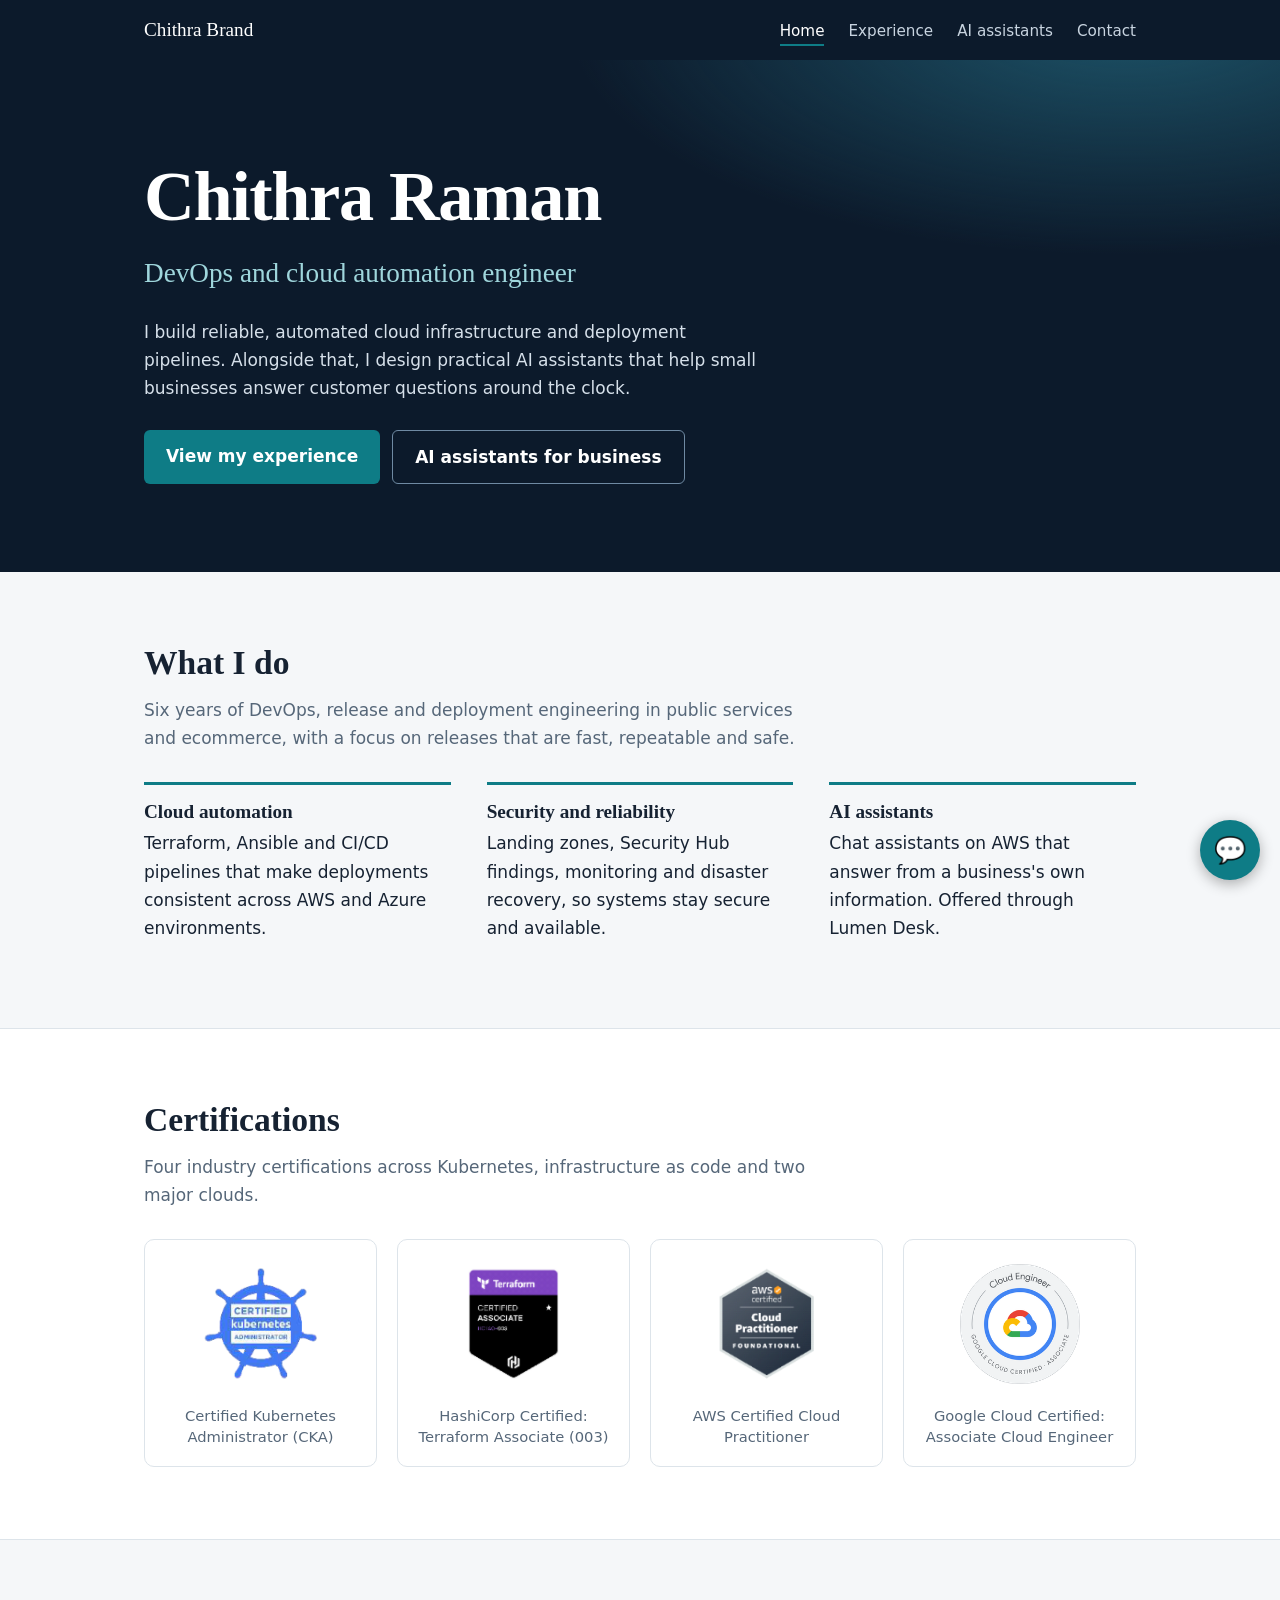
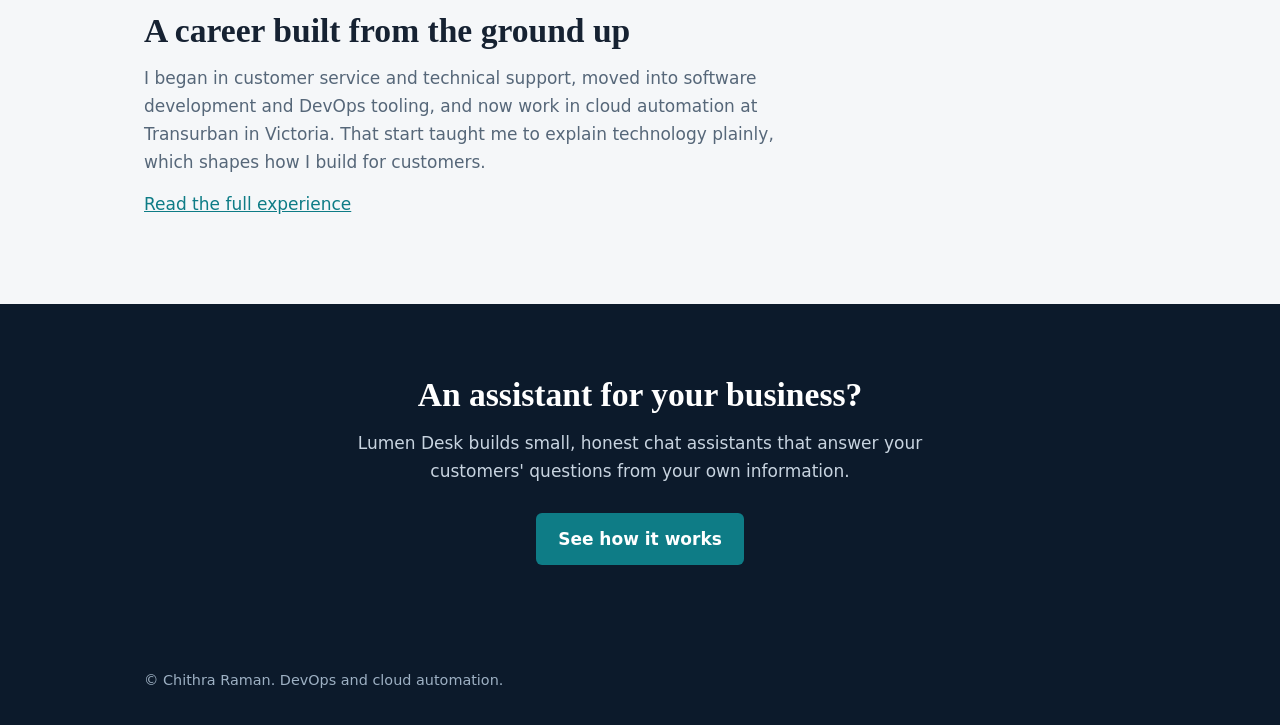
<file: index.html>
<!DOCTYPE html>
<html lang="en">
<head>
<meta charset="utf-8">
<meta name="viewport" content="width=device-width, initial-scale=1">
<title>Chithra Raman | DevOps and Cloud Automation Engineer</title>
<meta name="description" content="DevOps and cloud automation engineer with six years of experience, four certifications, and a practice building AI assistants for small businesses.">
<link rel="stylesheet" href="styles.css">
</head>
<body>
<nav class="nav"><div class="wrap">
  <a class="brand" href="index.html"><span>Chithra Brand</span></a>
  <ul>
    <li><a href="index.html" aria-current="page">Home</a></li>
    <li><a href="experience.html">Experience</a></li>
    <li><a href="assistants.html">AI assistants</a></li>
    <li><a href="contact.html">Contact</a></li>
  </ul>
</div></nav>

<header class="hero"><div class="wrap">
  <h1><span>Chithra Raman</span></h1>
  <p class="sub">DevOps and cloud automation engineer</p>
  <p>I build reliable, automated cloud infrastructure and deployment pipelines. Alongside that, I design practical AI assistants that help small businesses answer customer questions around the clock.</p>
  <div class="btns">
    <a class="btn" href="experience.html">View my experience</a>
    <a class="btn alt" href="assistants.html">AI assistants for business</a>
  </div>
</div></header>

<section>
  <div class="wrap">
    <h2>What I do</h2>
    <p class="lead">Six years of DevOps, release and deployment engineering in public services and ecommerce, with a focus on releases that are fast, repeatable and safe.</p>
    <div class="cols">
      <div><h3>Cloud automation</h3><p>Terraform, Ansible and CI/CD pipelines that make deployments consistent across AWS and Azure environments.</p></div>
      <div><h3>Security and reliability</h3><p>Landing zones, Security Hub findings, monitoring and disaster recovery, so systems stay secure and available.</p></div>
      <div><h3>AI assistants</h3><p>Chat assistants on AWS that answer from a business's own information. Offered through Lumen Desk.</p></div>
    </div>
  </div>
</section>

<section class="tint" id="certifications">
  <div class="wrap">
    <h2>Certifications</h2>
    <p class="lead">Four industry certifications across Kubernetes, infrastructure as code and two major clouds.</p>
    <div class="badges">
      <figure><img src="assets/cka.png" alt="Certified Kubernetes Administrator badge"><figcaption>Certified Kubernetes Administrator (CKA)</figcaption></figure>
      <figure><img src="assets/terraform.png" alt="HashiCorp Certified Terraform Associate badge"><figcaption>HashiCorp Certified: Terraform Associate (003)</figcaption></figure>
      <figure><img src="assets/aws-ccp.png" alt="AWS Certified Cloud Practitioner badge"><figcaption>AWS Certified Cloud Practitioner</figcaption></figure>
      <figure><img src="assets/gcp-ace.png" alt="Google Cloud Certified Associate Cloud Engineer badge"><figcaption>Google Cloud Certified: Associate Cloud Engineer</figcaption></figure>
    </div>
  </div>
</section>

<section>
  <div class="wrap">
    <h2>A career built from the ground up</h2>
    <p class="lead">I began in customer service and technical support, moved into software development and DevOps tooling, and now work in cloud automation at Transurban in Victoria. That start taught me to explain technology plainly, which shapes how I build for customers.</p>
    <p><a href="experience.html">Read the full experience</a></p>
  </div>
</section>

<section class="band">
  <div class="wrap">
    <h2>An assistant for your business?</h2>
    <p>Lumen Desk builds small, honest chat assistants that answer your customers' questions from your own information.</p>
    <div class="btns" style="justify-content:center"><a class="btn" href="assistants.html">See how it works</a></div>
  </div>
</section>

<footer><div class="wrap">&copy; <span>Chithra Raman</span>. DevOps and cloud automation.</div></footer>
<script src="assistant.js" defer></script>
</body>
</html>
</file>
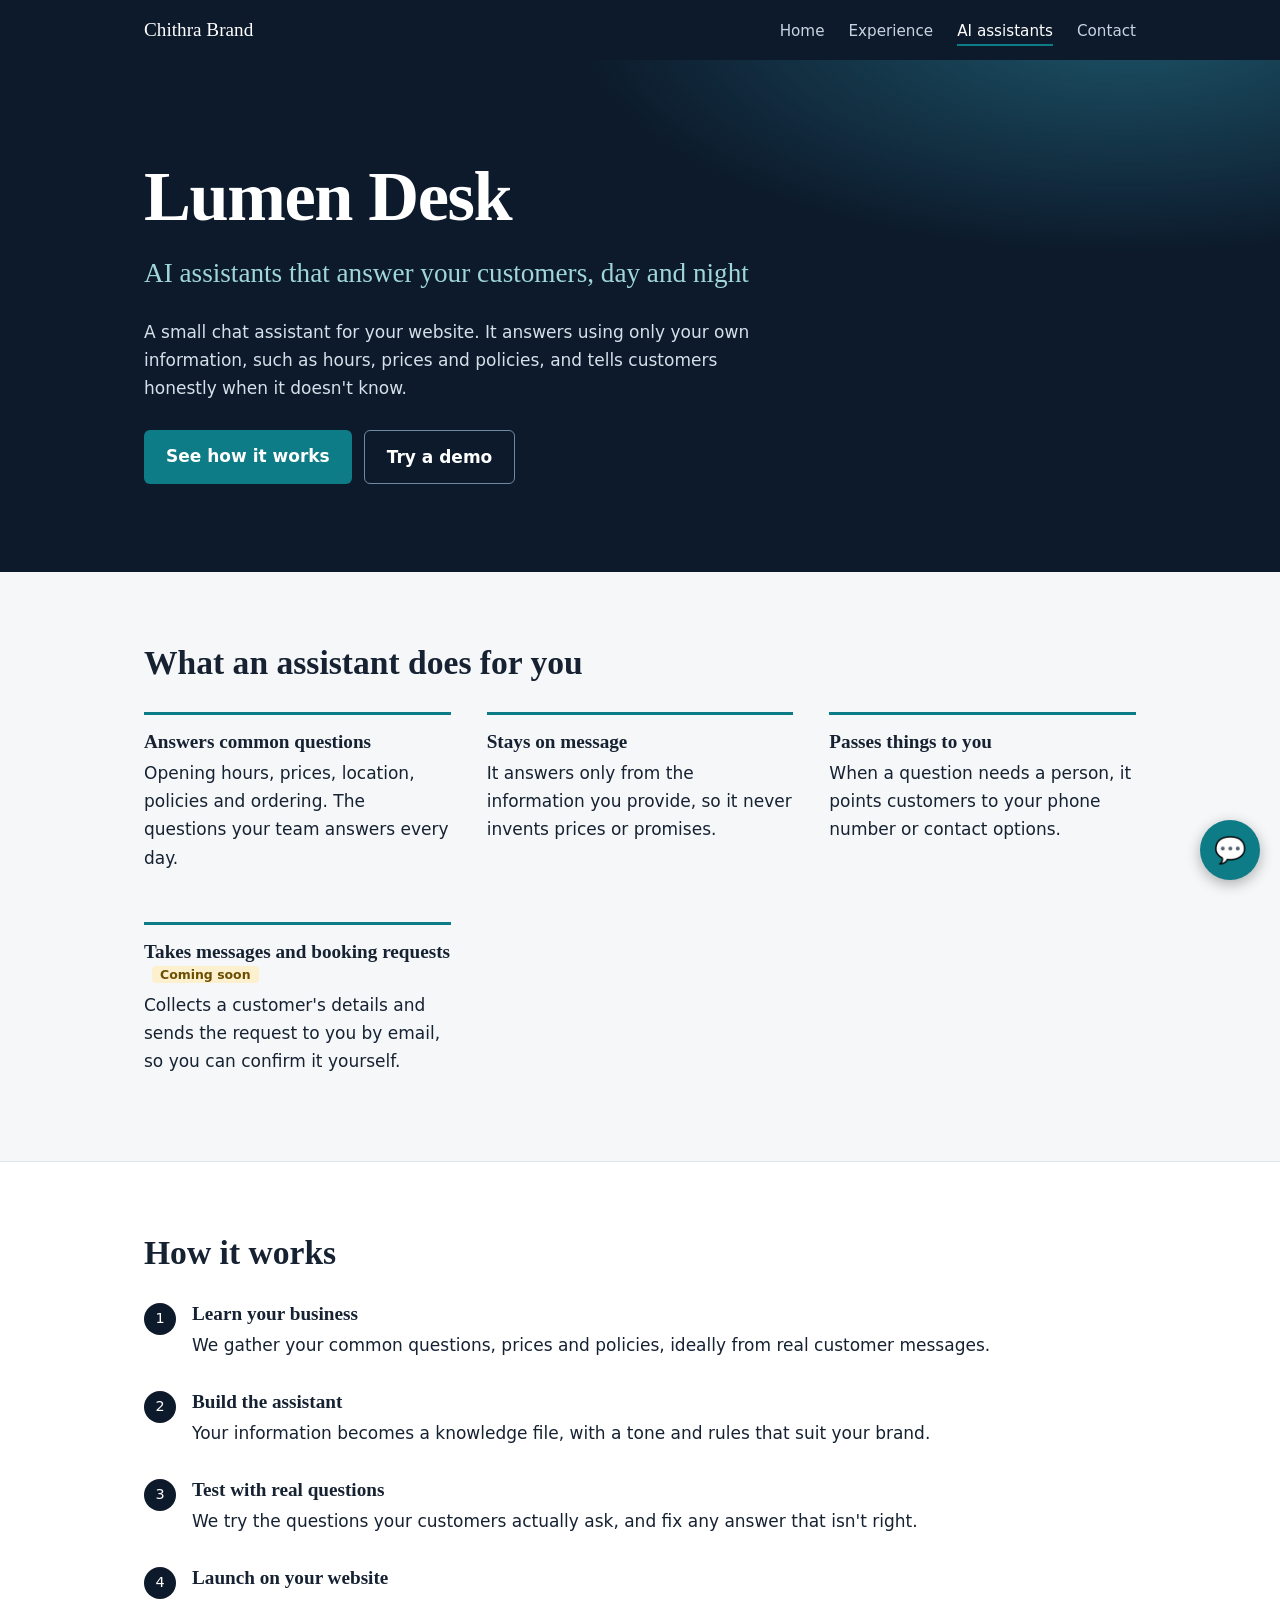
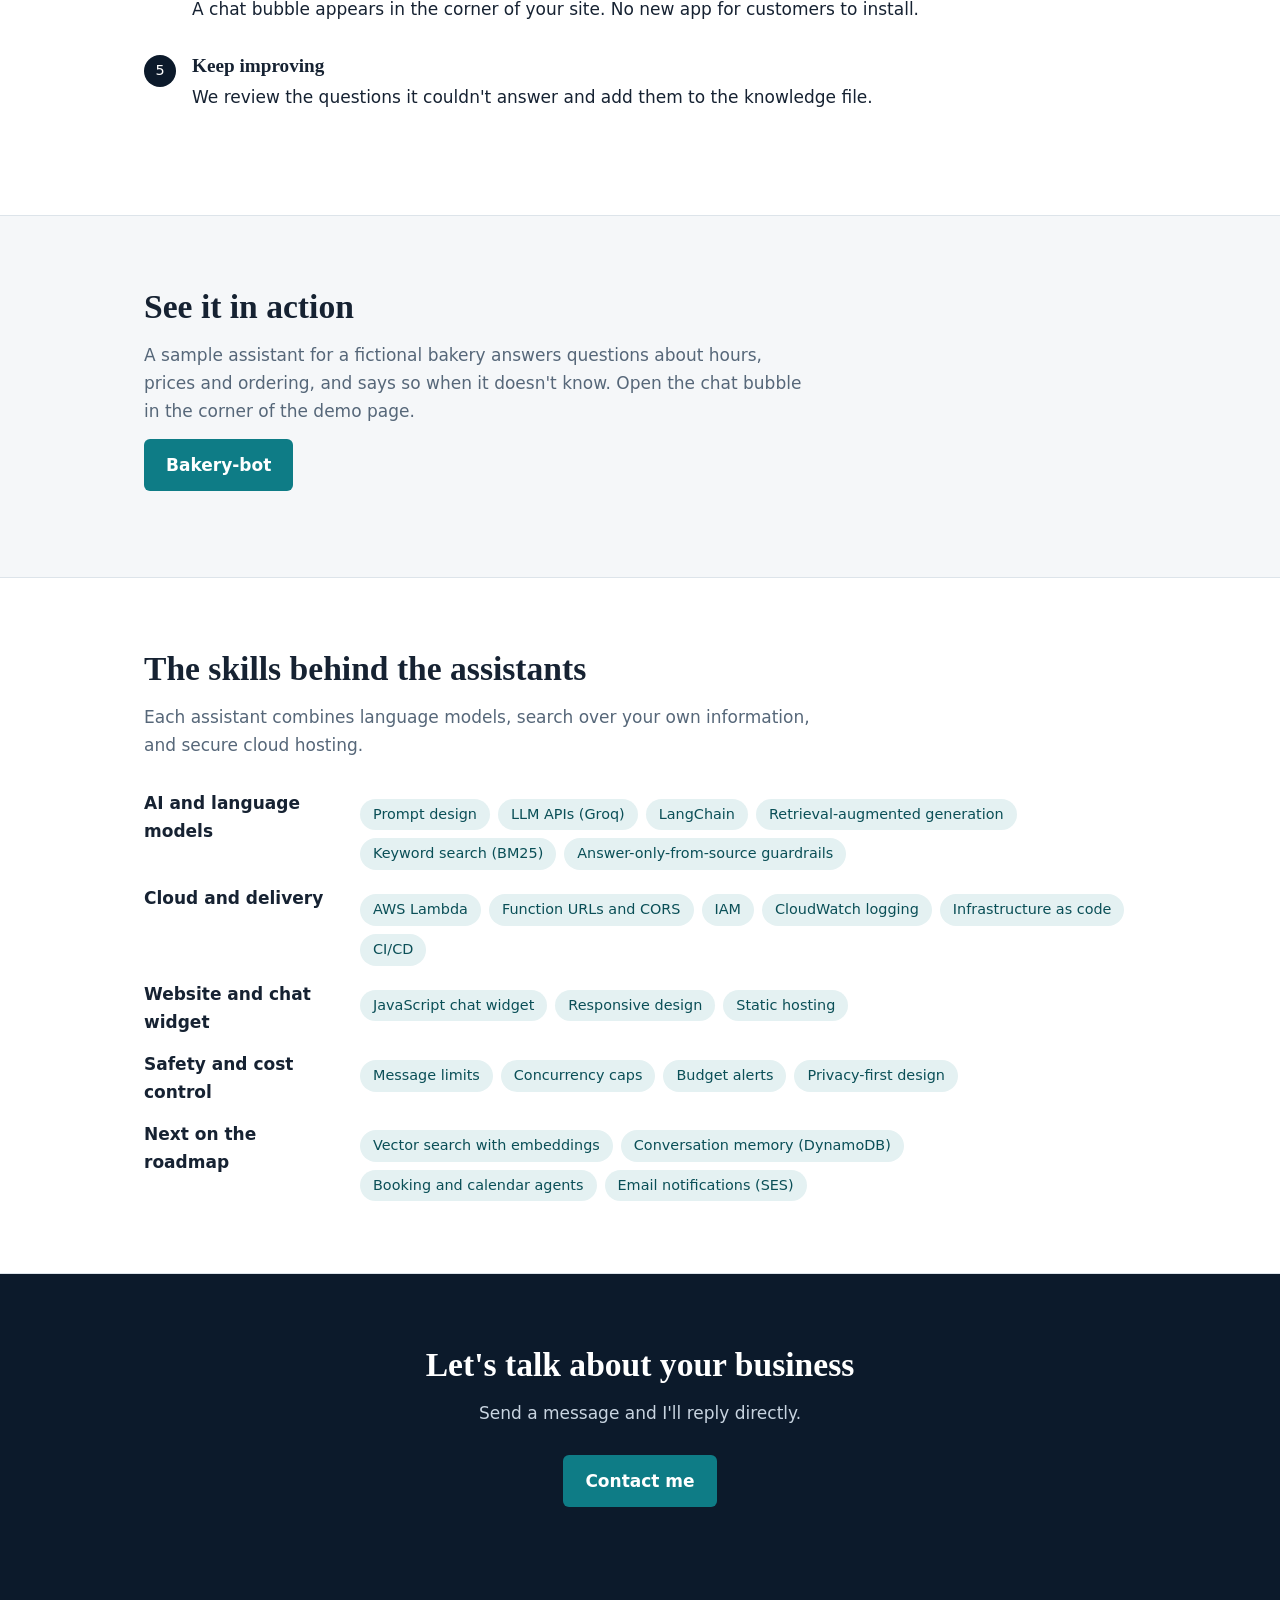
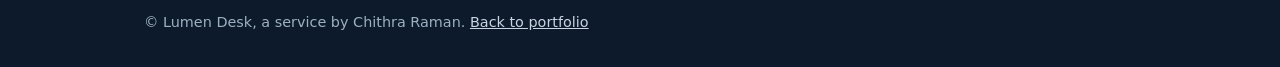
<file: assistants.html>
<!DOCTYPE html>
<html lang="en">
<head>
<meta charset="utf-8">
<meta name="viewport" content="width=device-width, initial-scale=1">
<title>Lumen Desk | AI assistants for small businesses</title>
<meta name="description" content="Lumen Desk builds small, honest chat assistants that answer customers' questions from your own information.">
<link rel="stylesheet" href="styles.css">
</head>
<body>
<nav class="nav"><div class="wrap">
  <a class="brand" href="index.html"><span>Chithra Brand</span></a>
  <ul>
    <li><a href="index.html">Home</a></li>
    <li><a href="experience.html">Experience</a></li>
    <li><a href="assistants.html" aria-current="page">AI assistants</a></li>
    <li><a href="contact.html">Contact</a></li>
  </ul>
</div></nav>

<header class="hero"><div class="wrap">
  <h1>Lumen Desk</h1>
  <p class="sub">AI assistants that answer your customers, day and night</p>
  <p>A small chat assistant for your website. It answers using only your own information, such as hours, prices and policies, and tells customers honestly when it doesn't know.</p>
  <div class="btns"><a class="btn" href="#how">See how it works</a><a class="btn alt" href="#demo">Try a demo</a></div>
</div></header>

<section>
  <div class="wrap">
    <h2>What an assistant does for you</h2>
    <div class="cols">
      <div><h3>Answers common questions</h3><p>Opening hours, prices, location, policies and ordering. The questions your team answers every day.</p></div>
      <div><h3>Stays on message</h3><p>It answers only from the information you provide, so it never invents prices or promises.</p></div>
      <div><h3>Passes things to you</h3><p>When a question needs a person, it points customers to your phone number or contact options.</p></div>
      <div><h3>Takes messages and booking requests <span class="soon">Coming soon</span></h3><p>Collects a customer's details and sends the request to you by email, so you can confirm it yourself.</p></div>
    </div>
  </div>
</section>

<section class="tint" id="how">
  <div class="wrap">
    <h2>How it works</h2>
    <ol class="steps">
      <li><h3>Learn your business</h3><p>We gather your common questions, prices and policies, ideally from real customer messages.</p></li>
      <li><h3>Build the assistant</h3><p>Your information becomes a knowledge file, with a tone and rules that suit your brand.</p></li>
      <li><h3>Test with real questions</h3><p>We try the questions your customers actually ask, and fix any answer that isn't right.</p></li>
      <li><h3>Launch on your website</h3><p>A chat bubble appears in the corner of your site. No new app for customers to install.</p></li>
      <li><h3>Keep improving</h3><p>We review the questions it couldn't answer and add them to the knowledge file.</p></li>
    </ol>
  </div>
</section>

<section id="demo">
  <div class="wrap">
    <h2>See it in action</h2>
    <p class="lead">A sample assistant for a fictional bakery answers questions about hours, prices and ordering, and says so when it doesn't know. Open the chat bubble in the corner of the demo page.</p>
    <p><a class="btn" href="https://chithratrader.github.io/bakery-demo/"><span>Bakery-bot</span></a></p>
  </div>
</section>

<section class="tint">
  <div class="wrap">
    <h2>The skills behind the assistants</h2>
    <p class="lead">Each assistant combines language models, search over your own information, and secure cloud hosting.</p>
    <dl class="skills">
      <dt>AI and language models</dt>
      <dd><ul class="chips"><li>Prompt design</li><li>LLM APIs (Groq)</li><li>LangChain</li><li>Retrieval-augmented generation</li><li>Keyword search (BM25)</li><li>Answer-only-from-source guardrails</li></ul></dd>
      <dt>Cloud and delivery</dt>
      <dd><ul class="chips"><li>AWS Lambda</li><li>Function URLs and CORS</li><li>IAM</li><li>CloudWatch logging</li><li>Infrastructure as code</li><li>CI/CD</li></ul></dd>
      <dt>Website and chat widget</dt>
      <dd><ul class="chips"><li>JavaScript chat widget</li><li>Responsive design</li><li>Static hosting</li></ul></dd>
      <dt>Safety and cost control</dt>
      <dd><ul class="chips"><li>Message limits</li><li>Concurrency caps</li><li>Budget alerts</li><li>Privacy-first design</li></ul></dd>
      <dt>Next on the roadmap</dt>
      <dd><ul class="chips"><li>Vector search with embeddings</li><li>Conversation memory (DynamoDB)</li><li>Booking and calendar agents</li><li>Email notifications (SES)</li></ul></dd>
    </dl>
  </div>
</section>

<section class="band">
  <div class="wrap">
    <h2>Let's talk about your business</h2>
    <p>Send a message and I'll reply directly.</p>
    <div class="btns" style="justify-content:center"><a class="btn" href="contact.html">Contact me</a></div>
  </div>
</section>

<footer><div class="wrap">&copy; Lumen Desk, a service by <span>Chithra Raman</span>. <a href="index.html">Back to portfolio</a></div></footer>
<script src="assistant.js" defer></script>
</body>
</html>
</file>
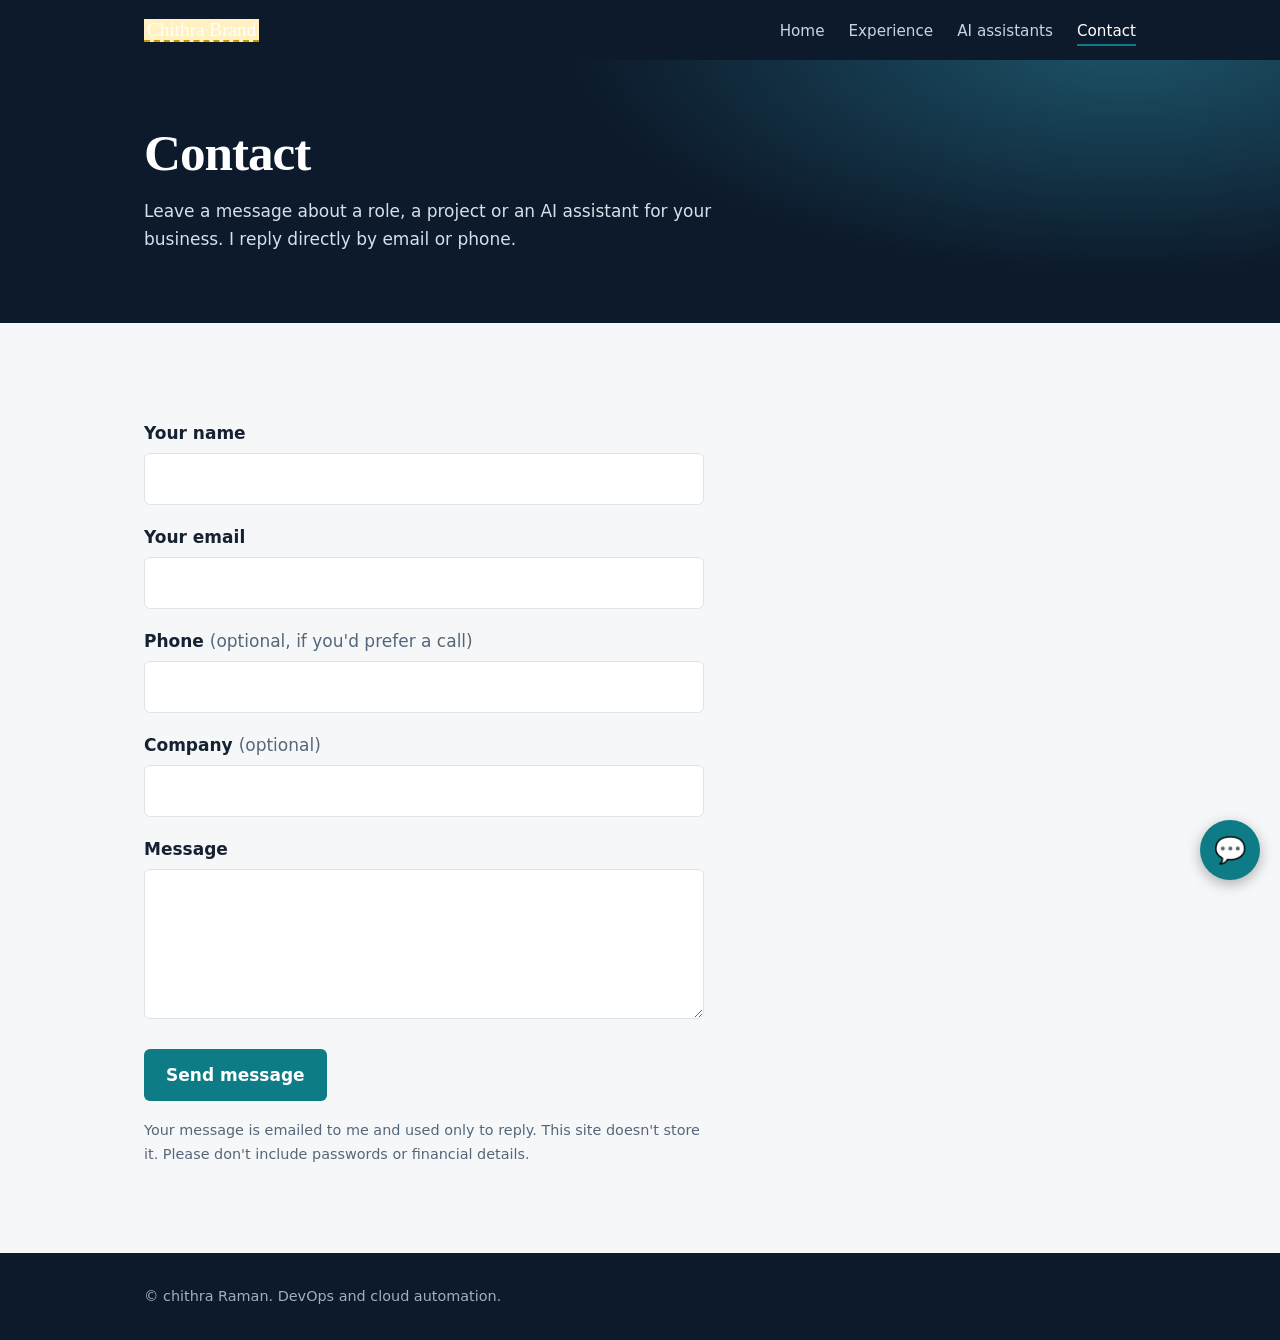
<file: contact.html>
<!DOCTYPE html>
<html lang="en">
<head>
<meta charset="utf-8">
<meta name="viewport" content="width=device-width, initial-scale=1">
<title>Contact | Chithra</title>
<meta name="description" content="Send a message. Replies come directly by email or phone.">
<link rel="stylesheet" href="styles.css">
<style>
  form{max-width:560px;margin-top:24px}
  label{display:block;font-weight:600;margin:18px 0 6px}
  input,textarea{width:100%;padding:11px 13px;border:1px solid var(--line);border-radius:6px;font:inherit;background:#fff;color:var(--ink)}
  textarea{min-height:150px;resize:vertical}
  input:focus-visible,textarea:focus-visible{outline:3px solid var(--teal);outline-offset:1px}
  .opt{font-weight:400;color:var(--muted)}
  .hp{position:absolute;left:-9999px;height:0;width:0;overflow:hidden}
  .note{color:var(--muted);font-size:.9rem;margin-top:14px}
  #status{margin-top:18px;font-weight:600}
  button.btn{border:0;cursor:pointer;font:inherit;font-weight:600;margin-top:22px}
  button.btn[disabled]{opacity:.6;cursor:default}
</style>
</head>
<body>
<nav class="nav"><div class="wrap">
  <a class="brand" href="index.html"><span class="todo">Chithra Brand</span></a>
  <ul>
    <li><a href="index.html">Home</a></li>
    <li><a href="experience.html">Experience</a></li>
    <li><a href="assistants.html">AI assistants</a></li>
    <li><a href="contact.html" aria-current="page">Contact</a></li>
  </ul>
</div></nav>

<header class="hero" style="padding:64px 0 56px"><div class="wrap">
  <h1 style="font-size:clamp(2.2rem,5vw,3.2rem)">Contact</h1>
  <p>Leave a message about a role, a project or an AI assistant for your business. I reply directly by email or phone.</p>
</div></header>

<section>
  <div class="wrap">
    <form id="contact-form" autocomplete="on">
      <label for="name">Your name</label>
      <input id="name" name="name" required maxlength="80" autocomplete="name">

      <label for="email">Your email</label>
      <input id="email" name="email" type="email" required maxlength="120" autocomplete="email">

      <label for="phone">Phone <span class="opt">(optional, if you'd prefer a call)</span></label>
      <input id="phone" name="phone" type="tel" maxlength="30" autocomplete="tel">

      <label for="company">Company <span class="opt">(optional)</span></label>
      <input id="company" name="company" maxlength="80" autocomplete="organization">

      <label for="message">Message</label>
      <textarea id="message" name="message" required minlength="10" maxlength="2000"></textarea>

      <div class="hp" aria-hidden="true">
        <label for="website">Leave this field empty</label>
        <input id="website" name="website" tabindex="-1" autocomplete="off">
      </div>

      <button class="btn" id="send" type="submit">Send message</button>
      <p id="status" role="status" aria-live="polite"></p>
      <p class="note">Your message is emailed to me and used only to reply. This site doesn't store it. Please don't include passwords or financial details.</p>
    </form>
  </div>
</section>

<footer><div class="wrap">&copy; <span>chithra Raman</span>. DevOps and cloud automation.</div></footer>

<script>
(function () {
  const API = "https://qjlzvnsvg4kzfcfief32snckuu0rzqmv.lambda-url.ap-southeast-2.on.aws/";
  const form = document.getElementById("contact-form");
  const btn = document.getElementById("send");
  const status = document.getElementById("status");
  const loaded = Date.now();

  form.addEventListener("submit", async function (e) {
    e.preventDefault();
    if (API.indexOf("PASTE") !== -1) { status.textContent = "The form isn't connected yet."; return; }
    btn.disabled = true;
    status.textContent = "Sending...";
    const data = Object.fromEntries(new FormData(form));
    data.elapsed = Date.now() - loaded;
    try {
      const res = await fetch(API, { method: "POST", body: JSON.stringify(data) });
      const out = await res.json();
      if (res.ok) {
        form.reset();
        status.textContent = "Thank you. Your message has been sent, and I'll reply soon.";
      } else {
        status.textContent = out.error || "Sorry, that didn't send. Please check the form and try again.";
        btn.disabled = false;
      }
    } catch (err) {
      status.textContent = "Sorry, something went wrong. Please try again.";
      btn.disabled = false;
    }
  });
})();
</script>
<script src="assistant.js" defer></script>
</body>
</html>
</file>
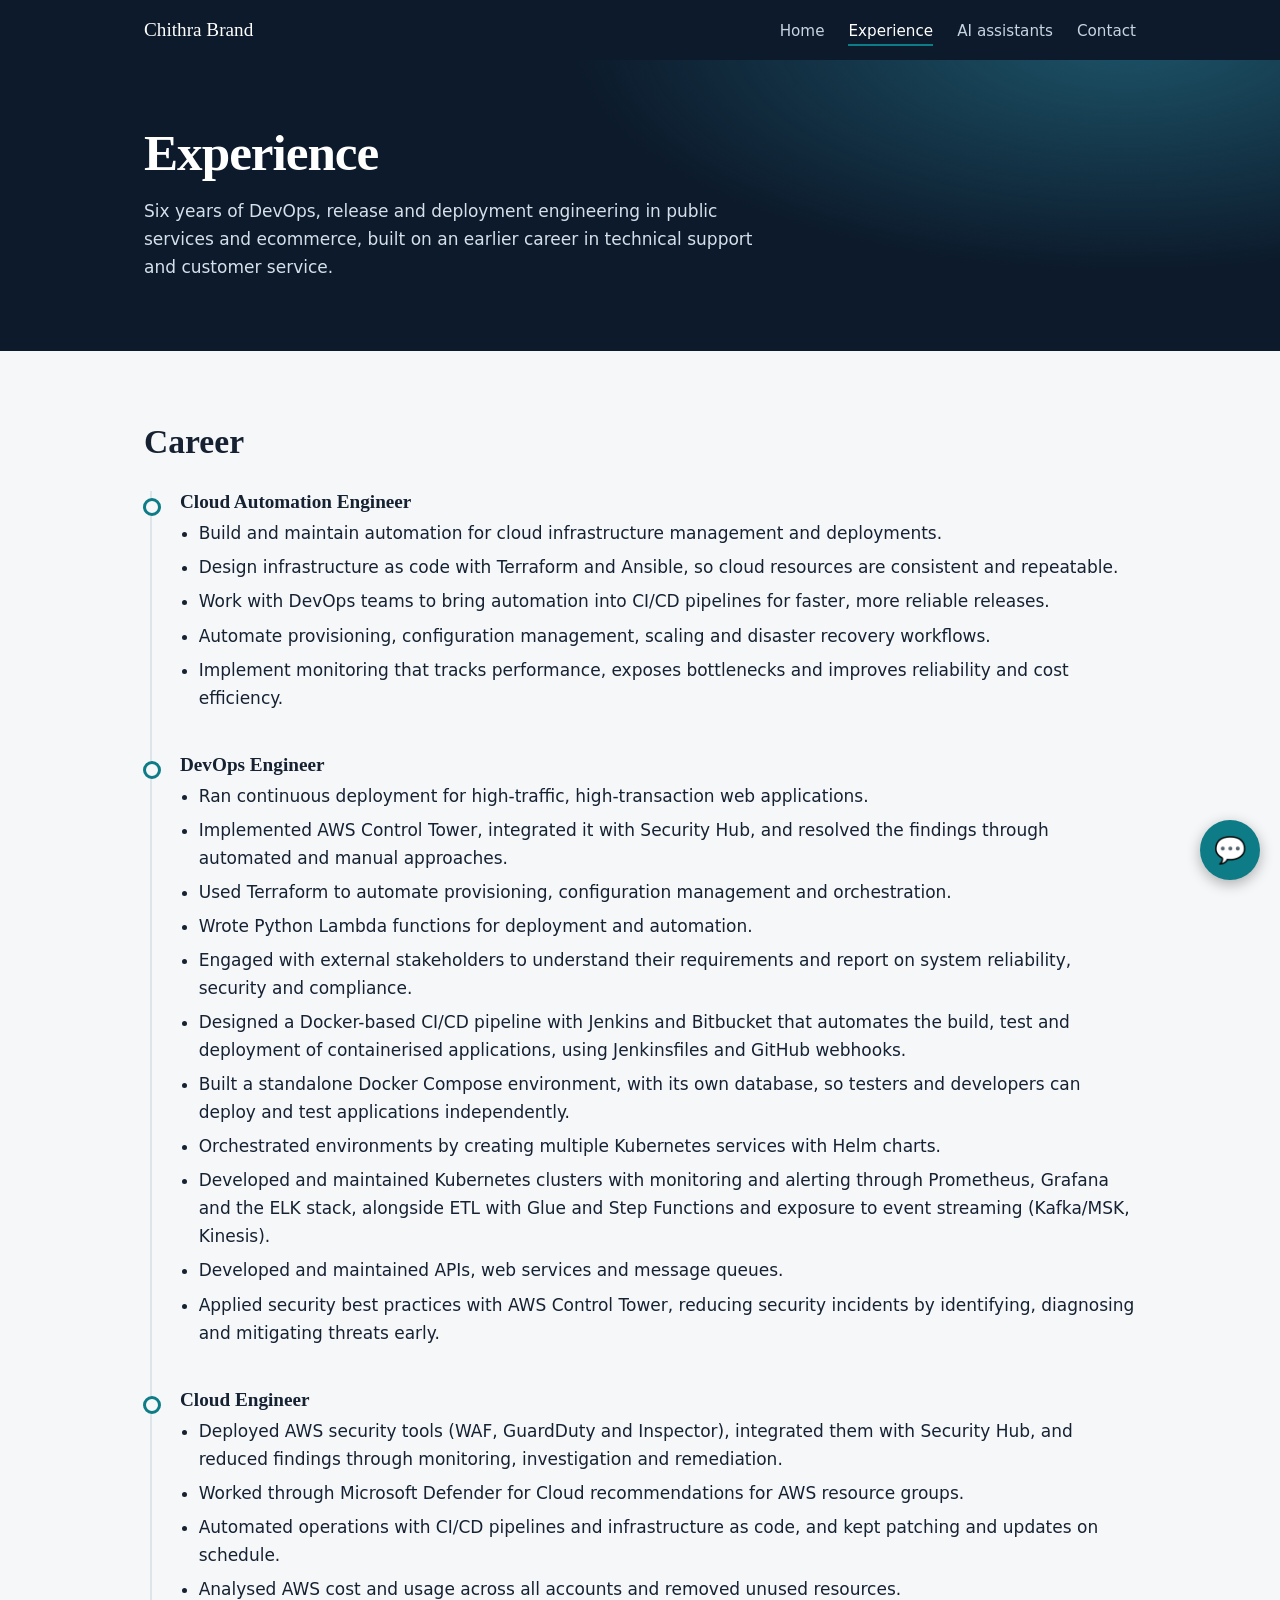
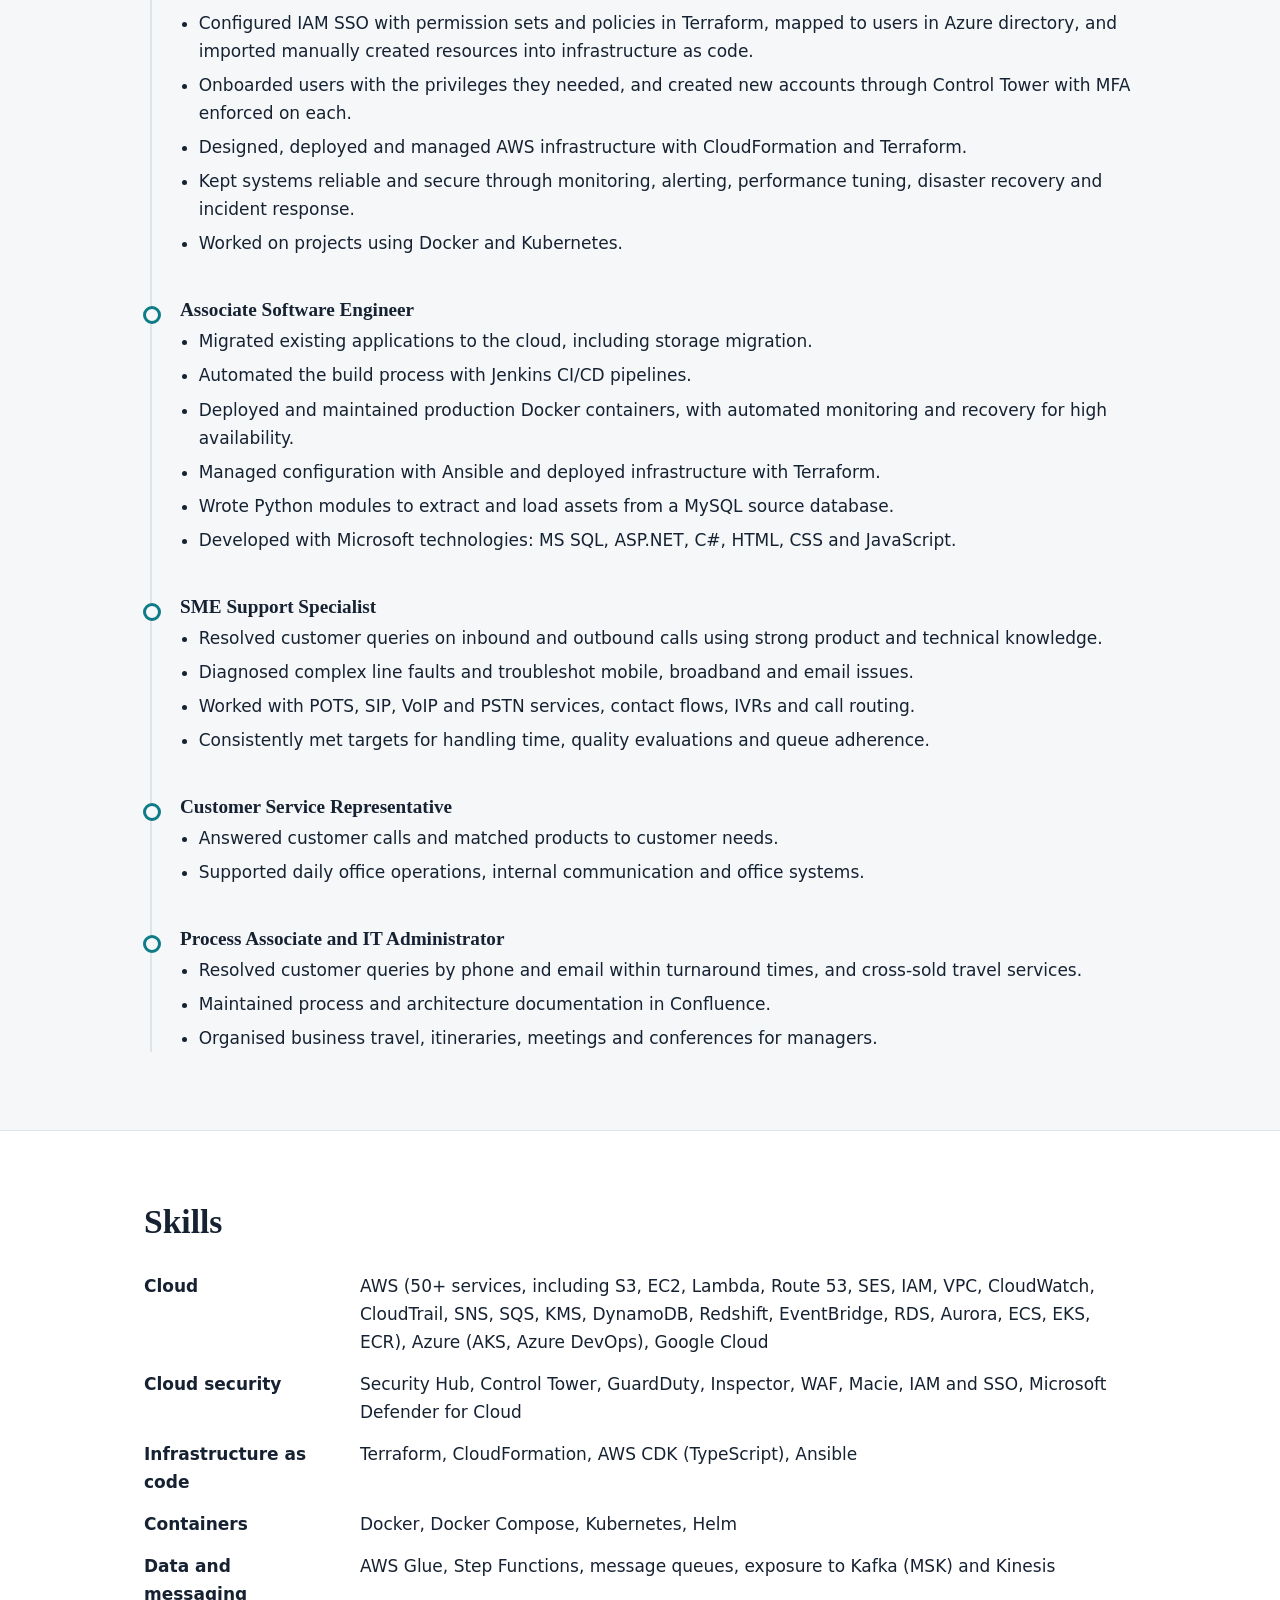
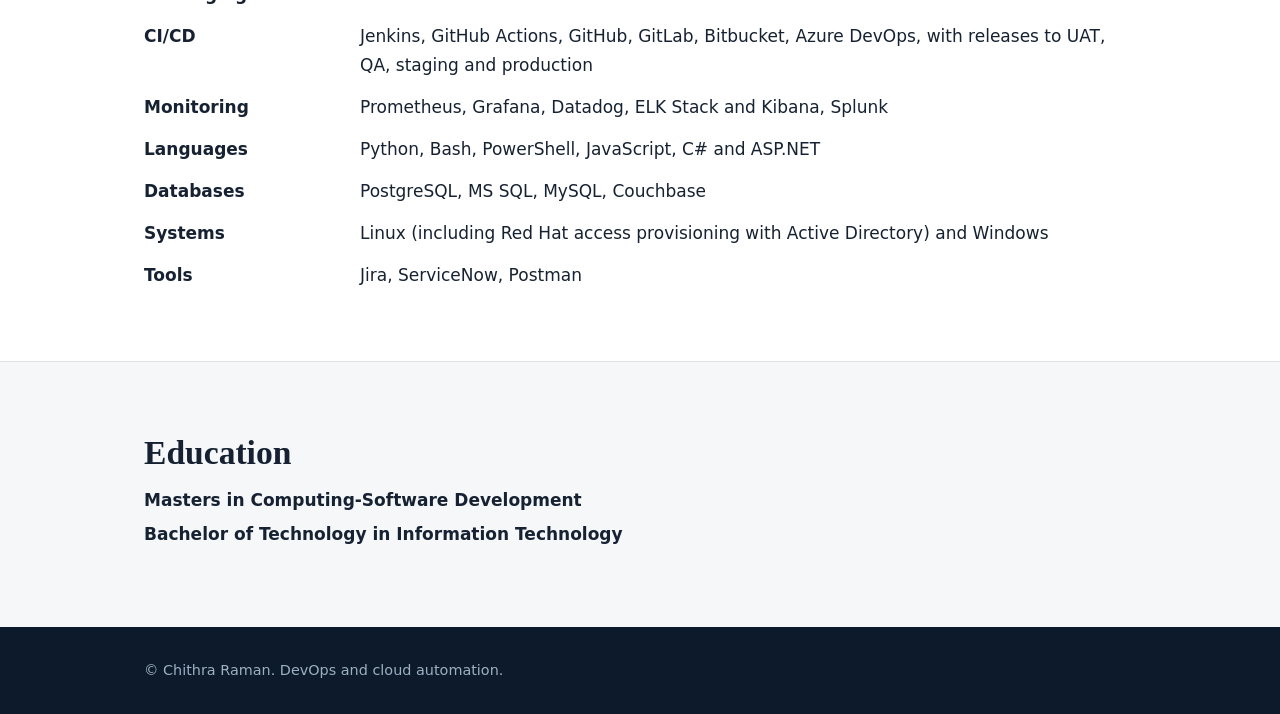
<file: experience.html>
<!DOCTYPE html>
<html lang="en">
<head>
<meta charset="utf-8">
<meta name="viewport" content="width=device-width, initial-scale=1">
<title>Experience | Chithra Raman</title>
<meta name="description" content="Career history, skills and education of a DevOps and cloud automation engineer.">
<link rel="stylesheet" href="styles.css">
</head>
<body>
<nav class="nav"><div class="wrap">
  <a class="brand" href="index.html"><span>Chithra Brand</span></a>
  <ul>
    <li><a href="index.html">Home</a></li>
    <li><a href="experience.html" aria-current="page">Experience</a></li>
    <li><a href="assistants.html">AI assistants</a></li>
    <li><a href="contact.html">Contact</a></li>
  </ul>
</div></nav>

<header class="hero" style="padding:64px 0 56px"><div class="wrap">
  <h1 style="font-size:clamp(2.2rem,5vw,3.2rem)">Experience</h1>
  <p>Six years of DevOps, release and deployment engineering in public services and ecommerce, built on an earlier career in technical support and customer service.</p>
</div></header>

<section>
  <div class="wrap">
    <h2>Career</h2>
    <div class="timeline">

      <div class="job">
        <h3>Cloud Automation Engineer</h3>
        <!-- <p class="where">Transurban, Victoria, Australia &middot; Sep 2025 to present</p> -->
        <ul>
          <li>Build and maintain automation for cloud infrastructure management and deployments.</li>
          <li>Design infrastructure as code with Terraform and Ansible, so cloud resources are consistent and repeatable.</li>
          <li>Work with DevOps teams to bring automation into CI/CD pipelines for faster, more reliable releases.</li>
          <li>Automate provisioning, configuration management, scaling and disaster recovery workflows.</li>
          <li>Implement monitoring that tracks performance, exposes bottlenecks and improves reliability and cost efficiency.</li>
        </ul>
      </div>

      <div class="job">
        <h3>DevOps Engineer</h3>
        <!-- <p class="where">The New Zealand Institute for Plant &amp; Food Research &middot; Oct 2024 to Sep 2025</p> -->
        <ul>
          <li>Ran continuous deployment for high-traffic, high-transaction web applications.</li>
          <li>Implemented AWS Control Tower, integrated it with Security Hub, and resolved the findings through automated and manual approaches.</li>
          <li>Used Terraform to automate provisioning, configuration management and orchestration.</li>
          <li>Wrote Python Lambda functions for deployment and automation.</li>
          <li>Engaged with external stakeholders to understand their requirements and report on system reliability, security and compliance.</li>
          <li>Designed a Docker-based CI/CD pipeline with Jenkins and Bitbucket that automates the build, test and deployment of containerised applications, using Jenkinsfiles and GitHub webhooks.</li>
          <li>Built a standalone Docker Compose environment, with its own database, so testers and developers can deploy and test applications independently.</li>
          <li>Orchestrated environments by creating multiple Kubernetes services with Helm charts.</li>
          <li>Developed and maintained Kubernetes clusters with monitoring and alerting through Prometheus, Grafana and the ELK stack, alongside ETL with Glue and Step Functions and exposure to event streaming (Kafka/MSK, Kinesis).</li>
          <li>Developed and maintained APIs, web services and message queues.</li>
          <li>Applied security best practices with AWS Control Tower, reducing security incidents by identifying, diagnosing and mitigating threats early.</li>
        </ul>
      </div>

      <div class="job">
        <h3>Cloud Engineer</h3>
        <!-- <p class="where">Ministry of Social Development, Auckland, New Zealand &middot; Nov 2021 to Jan 2024</p> -->
        <ul>
          <li>Deployed AWS security tools (WAF, GuardDuty and Inspector), integrated them with Security Hub, and reduced findings through monitoring, investigation and remediation.</li>
          <li>Worked through Microsoft Defender for Cloud recommendations for AWS resource groups.</li>
          <li>Automated operations with CI/CD pipelines and infrastructure as code, and kept patching and updates on schedule.</li>
          <li>Analysed AWS cost and usage across all accounts and removed unused resources.</li>
          <li>Configured IAM SSO with permission sets and policies in Terraform, mapped to users in Azure directory, and imported manually created resources into infrastructure as code.</li>
          <li>Onboarded users with the privileges they needed, and created new accounts through Control Tower with MFA enforced on each.</li>
          <li>Designed, deployed and managed AWS infrastructure with CloudFormation and Terraform.</li>
          <li>Kept systems reliable and secure through monitoring, alerting, performance tuning, disaster recovery and incident response.</li>
          <li>Worked on projects using Docker and Kubernetes.</li>
        </ul>
      </div>

      <div class="job">
        <h3>Associate Software Engineer</h3>
        <!-- <p class="where">Beweb Technologies, Auckland, New Zealand &middot; Aug 2018 to Jul 2020 &middot; Began as Intern Software Engineer</p> -->
        <ul>
          <li>Migrated existing applications to the cloud, including storage migration.</li>
          <li>Automated the build process with Jenkins CI/CD pipelines.</li>
          <li>Deployed and maintained production Docker containers, with automated monitoring and recovery for high availability.</li>
          <li>Managed configuration with Ansible and deployed infrastructure with Terraform.</li>
          <li>Wrote Python modules to extract and load assets from a MySQL source database.</li>
          <li>Developed with Microsoft technologies: MS SQL, ASP.NET, C#, HTML, CSS and JavaScript.</li>
        </ul>
      </div>

      <div class="job">
        <h3>SME Support Specialist</h3>
        <!-- <p class="where">Two Degrees Mobile, Auckland, New Zealand &middot; Apr 2016 to Sep 2019</p> -->
        <ul>
          <li>Resolved customer queries on inbound and outbound calls using strong product and technical knowledge.</li>
          <li>Diagnosed complex line faults and troubleshot mobile, broadband and email issues.</li>
          <li>Worked with POTS, SIP, VoIP and PSTN services, contact flows, IVRs and call routing.</li>
          <li>Consistently met targets for handling time, quality evaluations and queue adherence.</li>
        </ul>
      </div>

      <div class="job">
        <h3>Customer Service Representative</h3>
        <!-- <p class="where">Sanford Limited, Auckland, New Zealand &middot; Mar 2015 to Apr 2016</p> -->
        <ul>
          <li>Answered customer calls and matched products to customer needs.</li>
          <li>Supported daily office operations, internal communication and office systems.</li>
        </ul>
      </div>

      <div class="job">
        <h3>Process Associate and IT Administrator</h3>
        <!-- <p class="where">InterGlobe Technologies, Chennai, India &middot; Jun 2013 to Aug 2014</p> -->
        <ul>
          <li>Resolved customer queries by phone and email within turnaround times, and cross-sold travel services.</li>
          <li>Maintained process and architecture documentation in Confluence.</li>
          <li>Organised business travel, itineraries, meetings and conferences for managers.</li>
        </ul>
      </div>

    </div>
  </div>
</section>

<section class="tint">
  <div class="wrap">
    <h2>Skills</h2>
    <dl class="skills">
      <dt>Cloud</dt>
      <dd>AWS (50+ services, including S3, EC2, Lambda, Route 53, SES, IAM, VPC, CloudWatch, CloudTrail, SNS, SQS, KMS, DynamoDB, Redshift, EventBridge, RDS, Aurora, ECS, EKS, ECR), Azure (AKS, Azure DevOps), Google Cloud</dd>
      <dt>Cloud security</dt>
      <dd>Security Hub, Control Tower, GuardDuty, Inspector, WAF, Macie, IAM and SSO, Microsoft Defender for Cloud</dd>
      <dt>Infrastructure as code</dt>
      <dd>Terraform, CloudFormation, AWS CDK (TypeScript), Ansible</dd>
      <dt>Containers</dt>
      <dd>Docker, Docker Compose, Kubernetes, Helm</dd>
      <dt>Data and messaging</dt>
      <dd>AWS Glue, Step Functions, message queues, exposure to Kafka (MSK) and Kinesis</dd>
      <dt>CI/CD</dt>
      <dd>Jenkins, GitHub Actions, GitHub, GitLab, Bitbucket, Azure DevOps, with releases to UAT, QA, staging and production</dd>
      <dt>Monitoring</dt>
      <dd>Prometheus, Grafana, Datadog, ELK Stack and Kibana, Splunk</dd>
      <dt>Languages</dt>
      <dd>Python, Bash, PowerShell, JavaScript, C# and ASP.NET</dd>
      <dt>Databases</dt>
      <dd>PostgreSQL, MS SQL, MySQL, Couchbase</dd>
      <dt>Systems</dt>
      <dd>Linux (including Red Hat access provisioning with Active Directory) and Windows</dd>
      <dt>Tools</dt>
      <dd>Jira, ServiceNow, Postman</dd>
    </dl>
  </div>
</section>

<section>
  <div class="wrap">
    <h2>Education</h2>
    <ul class="plain">
      <li><strong>Masters in Computing-Software Development</strong></li>
      <li><strong>Bachelor of Technology in Information Technology</strong></li>
    </ul>
    <!-- <p style="margin-top:20px">References are available on request.</p> -->
  </div>
</section>

<footer><div class="wrap">&copy; <span>Chithra Raman</span>. DevOps and cloud automation.</div></footer>
<script src="assistant.js" defer></script>
</body>
</html>
</file>
<file: styles.css>
:root{--navy:#0c1a2b;--paper:#f5f7f9;--ink:#162232;--muted:#566779;--line:#dde4ea;--teal:#0e7c86;--soft:#e4f1f2;--serif:"Iowan Old Style","Palatino Linotype",Palatino,Georgia,serif;--sans:system-ui,"Segoe UI",Roboto,Helvetica,Arial,sans-serif}
*{box-sizing:border-box}html{scroll-behavior:smooth}
body{margin:0;background:var(--paper);color:var(--ink);font:17px/1.65 var(--sans)}
h1,h2,h3{font-family:var(--serif);font-weight:600;line-height:1.15;margin:0}
h2{font-size:clamp(1.6rem,3.5vw,2.1rem);margin-bottom:14px}h3{font-size:1.2rem;margin-bottom:6px}
p{margin:0 0 14px}a{color:var(--teal)}
a:focus-visible{outline:3px solid var(--teal);outline-offset:3px}
.wrap{max-width:1040px;margin:0 auto;padding:0 24px}
.nav{background:var(--navy);position:sticky;top:0;z-index:5}
.nav .wrap{display:flex;flex-wrap:wrap;align-items:center;justify-content:space-between;gap:8px 28px;padding-top:14px;padding-bottom:14px}
.brand{font-family:var(--serif);font-size:1.2rem;color:#fff;text-decoration:none}
.nav ul{display:flex;flex-wrap:wrap;gap:6px 24px;list-style:none;margin:0;padding:0}
.nav li{margin:0}
.nav li a{color:#c8d4e0;text-decoration:none;font-size:.95rem;padding:4px 0;border-bottom:2px solid transparent}
.nav li a:hover,.nav li a[aria-current]{color:#fff;border-color:var(--teal)}
.hero{background:radial-gradient(900px 380px at 88% -8%,#1d5368 0%,transparent 62%),var(--navy);color:#fff;padding:96px 0 88px}
.hero h1{font-size:clamp(2.6rem,7vw,4.4rem);letter-spacing:-.02em;margin-bottom:14px}
.hero .sub{font-family:var(--serif);font-size:clamp(1.2rem,3vw,1.7rem);color:#9fd6dc;margin-bottom:22px}
.hero p{max-width:58ch;color:#d6e0ea}
.btns{display:flex;flex-wrap:wrap;gap:12px;margin-top:28px}
.btn{display:inline-block;padding:12px 22px;border-radius:6px;background:var(--teal);color:#fff;text-decoration:none;font-weight:600}
.btn.alt{background:transparent;border:1px solid #6f8aa3}
.btn:hover{filter:brightness(1.15)}
.btn:focus-visible{outline:3px solid #fff;outline-offset:3px}
section{padding:72px 0}
section.tint{background:#fff;border-block:1px solid var(--line)}
.lead{max-width:62ch;color:var(--muted)}
.cols{display:grid;grid-template-columns:repeat(auto-fit,minmax(250px,1fr));gap:36px;margin-top:30px}
.cols>div{border-top:3px solid var(--teal);padding-top:16px}
.badges{display:grid;grid-template-columns:repeat(auto-fit,minmax(210px,1fr));gap:20px;margin-top:30px}
.badges figure{margin:0;background:#fff;border:1px solid var(--line);border-radius:10px;padding:24px 16px 18px;text-align:center}
.badges img{height:120px;width:auto;max-width:100%;object-fit:contain}
.badges figcaption{margin-top:14px;font-size:.92rem;color:var(--muted);line-height:1.4}
.where{color:var(--muted);font-size:.95rem;margin:0 0 10px}
.timeline{border-left:2px solid var(--line);margin:30px 0 0 6px;padding-left:28px}
.job{position:relative;padding-bottom:36px}.job:last-child{padding-bottom:0}
.job:before{content:"";position:absolute;left:-37px;top:7px;width:12px;height:12px;border-radius:50%;background:var(--paper);border:3px solid var(--teal)}
ul{margin:0;padding-left:1.1em}li{margin-bottom:6px}
ul.plain{list-style:none;padding:0}
dl.skills{display:grid;grid-template-columns:12rem 1fr;gap:14px 24px;margin:30px 0 0}
dl.skills dt{font-weight:600}dl.skills dd{margin:0}
.chips{display:flex;flex-wrap:wrap;gap:8px;list-style:none;padding:0;margin:10px 0 0}
.chips li{margin:0;background:var(--soft);color:#0a4f57;border-radius:999px;padding:4px 13px;font-size:.9rem}
.steps{counter-reset:s;list-style:none;padding:0;margin:30px 0 0}
.steps li{counter-increment:s;position:relative;padding:0 0 18px 48px;margin:0}
.steps li:before{content:counter(s);position:absolute;left:0;top:0;width:32px;height:32px;border-radius:50%;background:var(--navy);color:#fff;display:grid;place-items:center;font-size:.9rem}
.band{background:var(--navy);color:#fff;text-align:center}
.band p{color:#c8d4e0;margin-inline:auto;max-width:56ch}
.soon{font-family:var(--sans);font-size:.78rem;background:#fdf0cf;color:#6b4e00;border-radius:4px;padding:1px 8px;margin-left:8px;font-weight:600;vertical-align:middle}
.todo{background:#fff1c2;color:inherit;border-bottom:2px dashed #c79a00;padding:0 3px}
footer{background:var(--navy);color:#9db0c3;padding:32px 0;font-size:.9rem}
footer a{color:#c8d4e0}
@media(max-width:600px){dl.skills{grid-template-columns:1fr;gap:2px}dl.skills dd{margin-bottom:14px}.hero{padding:64px 0}section{padding:52px 0}}
@media(prefers-reduced-motion:reduce){html{scroll-behavior:auto}}
</file>
